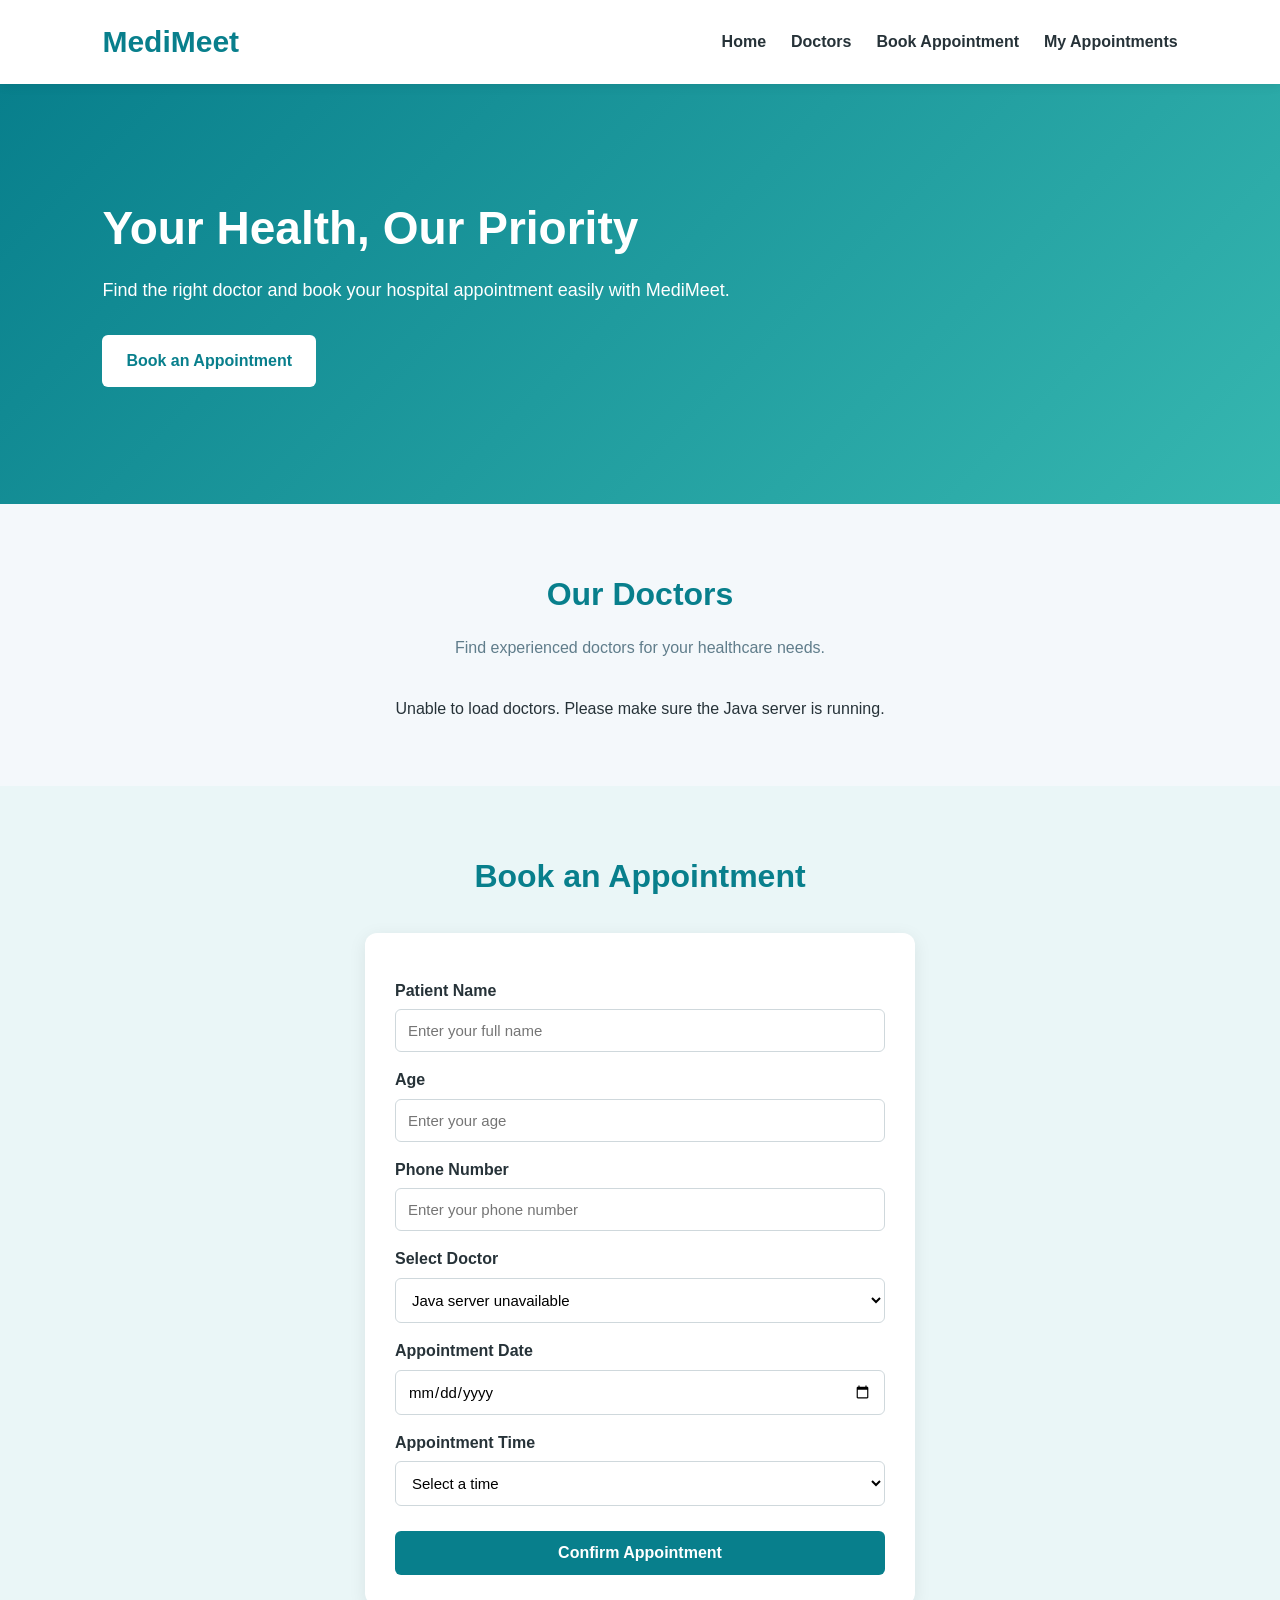
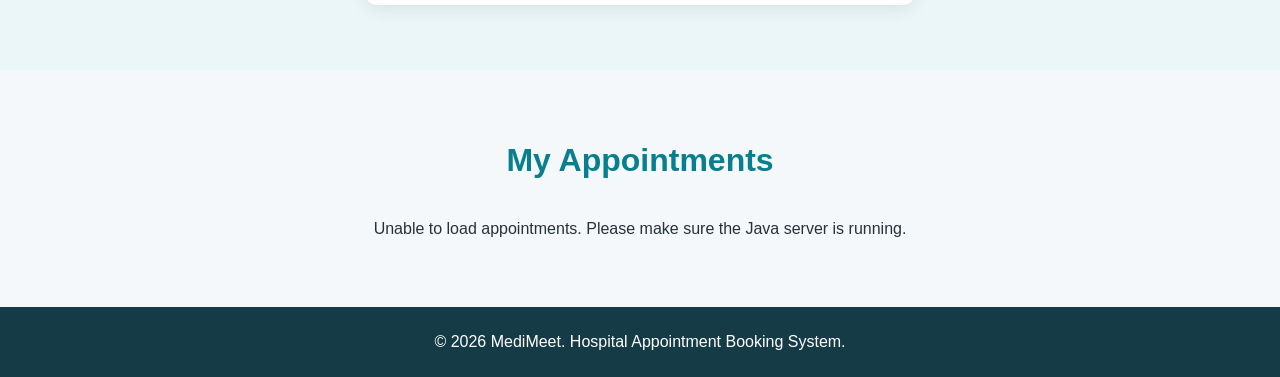
<file: index.html>
<!DOCTYPE html>
<html lang="en">

<head>
    <meta charset="UTF-8">
    <meta name="viewport" content="width=device-width, initial-scale=1.0">

    <title>MediMeet - Hospital Appointment Booking</title>

    <link rel="stylesheet" href="style.css">
</head>

<body>

    <!-- Navigation Bar -->
    <header>
        <nav class="navbar">

            <h1 class="logo">MediMeet</h1>

            <ul class="nav-links">
                <li><a href="#home">Home</a></li>
                <li><a href="#doctors">Doctors</a></li>
                <li><a href="#appointment">Book Appointment</a></li>
                <li><a href="#appointments">My Appointments</a></li>
            </ul>

        </nav>
    </header>


    <!-- Home Section -->
    <section id="home" class="hero">

        <div class="hero-content">

            <h2>Your Health, Our Priority</h2>

            <p>
                Find the right doctor and book your hospital
                appointment easily with MediMeet.
            </p>

            <a href="#appointment" class="btn">
                Book an Appointment
            </a>

        </div>

    </section>


    <!-- Doctors Section -->
    <section id="doctors" class="section">

        <h2>Our Doctors</h2>

        <p>
            Find experienced doctors for your healthcare needs.
        </p>

        <div id="doctor-list" class="doctor-container">

            <!-- Doctor cards will be added using JavaScript -->

        </div>

    </section>


    <!-- Appointment Booking Section -->
    <section id="appointment" class="section">

        <h2>Book an Appointment</h2>

        <form id="appointment-form">

            <label for="patient-name">Patient Name</label>
            <input
                type="text"
                id="patient-name"
                placeholder="Enter your full name"
                required
            >

            <label for="patient-age">Age</label>
            <input
                type="number"
                id="patient-age"
                min="1"
                max="120"
                placeholder="Enter your age"
                required
            >

            <label for="patient-phone">Phone Number</label>
            <input
                type="tel"
                id="patient-phone"
                placeholder="Enter your phone number"
                required
            >

            <label for="doctor-select">Select Doctor</label>
            <select id="doctor-select" required>

                <option value="">Choose a doctor</option>

            </select>

            <label for="appointment-date">Appointment Date</label>
            <input
                type="date"
                id="appointment-date"
                required
            >

            <label for="appointment-time">Appointment Time</label>
            <select id="appointment-time" required>

                <option value="">Select a time</option>
                <option value="10:00 AM">10:00 AM</option>
                <option value="11:00 AM">11:00 AM</option>
                <option value="12:00 PM">12:00 PM</option>
                <option value="02:00 PM">02:00 PM</option>
                <option value="03:00 PM">03:00 PM</option>
                <option value="04:00 PM">04:00 PM</option>

            </select>

            <button type="submit" class="btn">
                Confirm Appointment
            </button>

        </form>

    </section>


    <!-- My Appointments Section -->
    <section id="appointments" class="section">

        <h2>My Appointments</h2>

        <div id="appointment-list">

            <p>No appointments to display yet.</p>

        </div>

    </section>


    <!-- Footer -->
    <footer>

        <p>
            &copy; 2026 MediMeet.
            Hospital Appointment Booking System.
        </p>

    </footer>


    <!-- JavaScript -->
    <script src="script.js"></script>

</body>

</html>
</file>
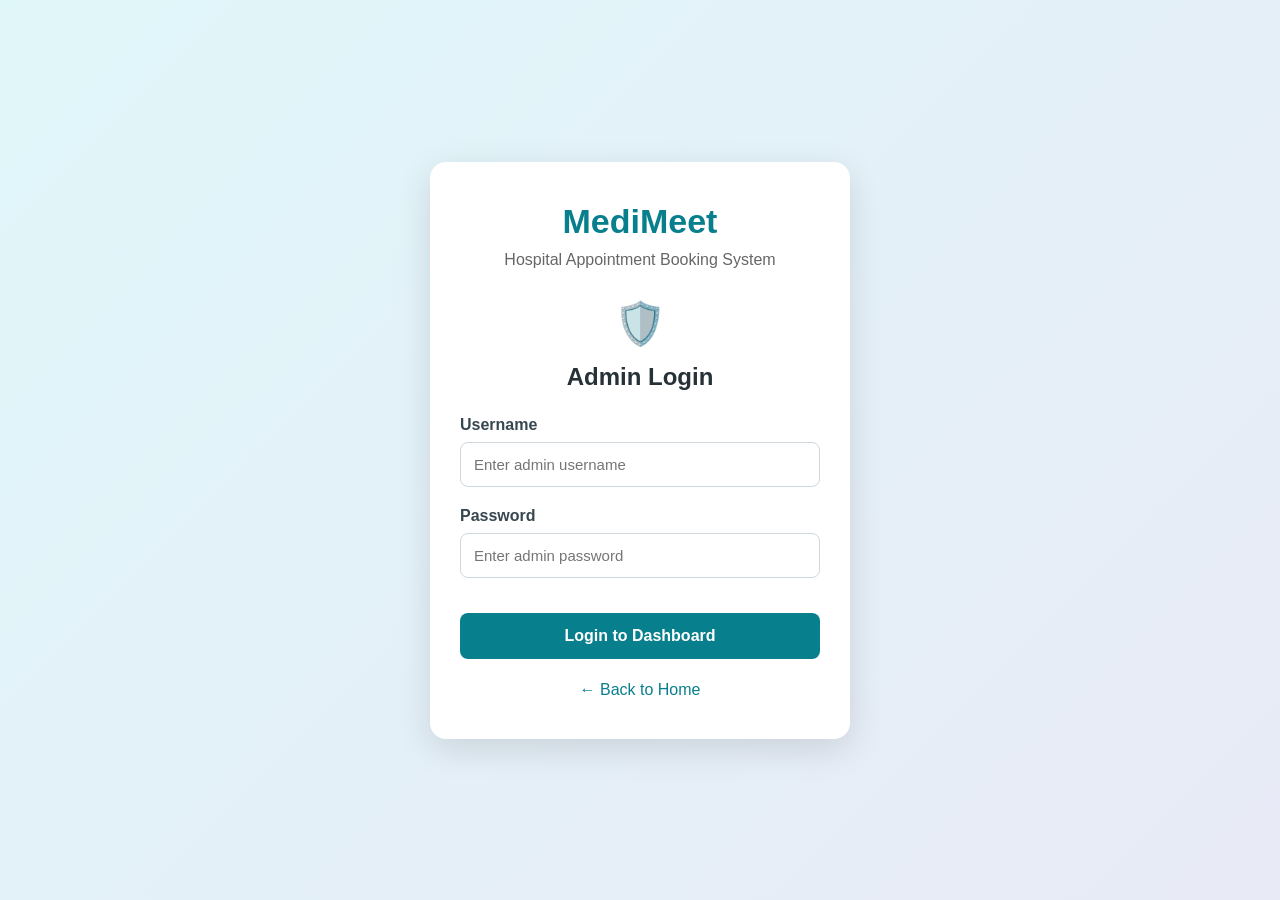
<file: admin-dashboard.html>
<!DOCTYPE html>
<html lang="en">
<head>
    <meta charset="UTF-8">
    <meta name="viewport" content="width=device-width, initial-scale=1.0">
    <title>MediMeet | Admin Dashboard</title>

    <style>
        * {
            margin: 0;
            padding: 0;
            box-sizing: border-box;
            font-family: Arial, sans-serif;
        }

        body {
            background: #f3f7fb;
            color: #243247;
        }

        header {
            background: #087f8c;
            color: white;
            padding: 20px 6%;
            display: flex;
            justify-content: space-between;
            align-items: center;
            flex-wrap: wrap;
            gap: 15px;
        }

        header h1 {
            font-size: 26px;
        }

        header p {
            margin-top: 5px;
            font-size: 14px;
        }

        .header-buttons {
            display: flex;
            gap: 10px;
            flex-wrap: wrap;
        }

        button {
            cursor: pointer;
            border: none;
            border-radius: 6px;
            padding: 10px 15px;
            font-size: 14px;
        }

        button:disabled {
            cursor: not-allowed;
            opacity: 0.5;
        }

        .home-btn {
            background: white;
            color: #087f8c;
        }

        .logout-btn {
            background: #e74c3c;
            color: white;
        }

        .container {
            width: 90%;
            max-width: 1200px;
            margin: 30px auto;
        }

        .welcome {
            margin-bottom: 25px;
        }

        .welcome h2 {
            margin-bottom: 8px;
        }

        .welcome p {
            color: #64748b;
        }

        .stats {
            display: grid;
            grid-template-columns: repeat(3, minmax(0, 1fr));
            gap: 20px;
            margin-bottom: 30px;
        }

        .stat-card {
            background: white;
            padding: 25px;
            border-radius: 12px;
            box-shadow: 0 3px 12px #0000000d;
            border-left: 5px solid #087f8c;
        }

        .stat-card h3 {
            font-size: 15px;
            color: #64748b;
            margin-bottom: 15px;
        }

        .stat-card p {
            font-size: 30px;
            font-weight: bold;
            color: #087f8c;
        }

        .panel {
            background: white;
            border-radius: 12px;
            padding: 25px;
            margin-bottom: 30px;
            box-shadow: 0 3px 12px #0000000d;
        }

        .panel-header {
            display: flex;
            justify-content: space-between;
            align-items: center;
            gap: 15px;
            flex-wrap: wrap;
            margin-bottom: 20px;
        }

        .panel-header h2 {
            font-size: 22px;
        }

        .search-area {
            display: flex;
            gap: 10px;
            flex-wrap: wrap;
        }

        input {
            padding: 11px;
            border: 1px solid #cbd5e1;
            border-radius: 6px;
            min-width: 200px;
            width: 100%;
            outline: none;
        }

        input:focus {
            border-color: #087f8c;
        }

        .refresh-btn,
        .save-btn {
            background: #087f8c;
            color: white;
        }

        .edit-btn {
            background: #dbeafe;
            color: #1d4ed8;
            margin-right: 5px;
        }

        .delete-btn,
        .cancel-btn {
            background: #fee2e2;
            color: #b91c1c;
        }

        .secondary-btn {
            background: #e2e8f0;
            color: #334155;
        }

        .table-wrapper {
            width: 100%;
            overflow-x: auto;
        }

        table {
            width: 100%;
            border-collapse: collapse;
            min-width: 750px;
        }

        th, td {
            padding: 15px 12px;
            text-align: left;
            border-bottom: 1px solid #e2e8f0;
        }

        th {
            background: #eef7f8;
            color: #087f8c;
            font-size: 13px;
        }

        td {
            font-size: 14px;
        }

        .status {
            color: #15803d;
            background: #dcfce7;
            padding: 6px 9px;
            border-radius: 20px;
            font-size: 12px;
            white-space: nowrap;
        }

        .cancelled-status {
            color: #b91c1c;
            background: #fee2e2;
        }

        .message {
            padding: 20px;
            text-align: center;
            color: #64748b;
        }

        .error {
            color: #b91c1c;
        }

        .doctor-form {
            display: grid;
            grid-template-columns: repeat(2, minmax(0, 1fr));
            gap: 16px;
            margin-bottom: 25px;
        }

        .form-field label {
            display: block;
            font-size: 14px;
            font-weight: bold;
            margin-bottom: 8px;
        }

        .form-actions {
            grid-column: 1 / -1;
            display: flex;
            gap: 10px;
            flex-wrap: wrap;
        }

        .form-note {
            color: #64748b;
            font-size: 13px;
            margin-top: 10px;
            line-height: 1.5;
        }

        footer {
            text-align: center;
            padding: 25px;
            color: #64748b;
            font-size: 13px;
        }

        @media (max-width: 700px) {
            .stats {
                grid-template-columns: 1fr;
            }

            .doctor-form {
                grid-template-columns: 1fr;
            }

            header {
                padding: 20px;
            }

            .container {
                width: 94%;
            }

            .panel {
                padding: 15px;
            }

            .form-actions {
                grid-column: auto;
            }
        }
    </style>
</head>

<body>

<header>
    <div>
        <h1>🏥 MediMeet Admin</h1>
        <p>Hospital Appointment Management</p>
    </div>

    <div class="header-buttons">
        <button class="home-btn" onclick="goHome()">Patient Website</button>
        <button class="logout-btn" onclick="logout()">Logout</button>
    </div>
</header>

<main class="container">

    <section class="welcome">
        <h2>Welcome, Admin! 👋</h2>
        <p>Manage patient appointments and hospital doctors from one place.</p>
    </section>

    <!-- Appointment statistics -->
    <section class="stats">
        <div class="stat-card">
            <h3>Total Appointments</h3>
            <p id="total-count">0</p>
        </div>

        <div class="stat-card">
            <h3>Today's Appointments</h3>
            <p id="today-count">0</p>
        </div>

        <div class="stat-card">
            <h3>Upcoming Appointments</h3>
            <p id="upcoming-count">0</p>
        </div>
    </section>

    <!-- Doctor Management -->
    <section class="panel">

        <div class="panel-header">
            <h2>👨‍⚕️ Doctor Management</h2>
            <button class="refresh-btn" onclick="loadDoctors()">
                Refresh Doctors
            </button>
        </div>

        <h3 id="doctor-form-title" style="margin-bottom: 18px;">
            Add New Doctor
        </h3>

        <form id="doctor-form" class="doctor-form">

            <div class="form-field">
                <label for="doctor-name">Doctor Name</label>
                <input
                    type="text"
                    id="doctor-name"
                    placeholder="e.g. Dr. Ananya Rao"
                    maxlength="100"
                    required
                >
            </div>

            <div class="form-field">
                <label for="doctor-specialization">Specialization</label>
                <input
                    type="text"
                    id="doctor-specialization"
                    placeholder="e.g. Neurologist"
                    maxlength="100"
                    required
                >
            </div>

            <div class="form-field">
                <label for="doctor-experience">Experience (years)</label>
                <input
                    type="number"
                    id="doctor-experience"
                    min="0"
                    max="100"
                    step="1"
                    placeholder="e.g. 5"
                    required
                >
            </div>

            <div class="form-field">
                <label for="doctor-fee">Consultation Fee (₹)</label>
                <input
                    type="number"
                    id="doctor-fee"
                    min="0"
                    step="0.01"
                    placeholder="e.g. 500"
                    required
                >
            </div>

            <div class="form-actions">
                <button type="submit" class="save-btn" id="doctor-save-btn">
                    Add Doctor
                </button>

                <button
                    type="button"
                    class="secondary-btn"
                    id="doctor-reset-btn"
                    onclick="resetDoctorForm()"
                    hidden
                >
                    Cancel Edit
                </button>
            </div>

        </form>

        <p class="form-note">
            Doctor changes are stored in Java memory in this project.
            Restarting the Java server resets doctor changes.
        </p>

        <div class="panel-header" style="margin-top: 28px;">
            <h3>Registered Doctors</h3>

            <input
                type="text"
                id="doctor-search"
                placeholder="Search doctors..."
                aria-label="Search doctors"
                style="max-width: 300px;"
            >
        </div>

        <div id="doctor-message" class="message">
            Loading doctors...
        </div>

        <div class="table-wrapper">
            <table>
                <thead>
                    <tr>
                        <th>ID</th>
                        <th>Doctor Name</th>
                        <th>Specialization</th>
                        <th>Experience</th>
                        <th>Consultation Fee</th>
                        <th>Actions</th>
                    </tr>
                </thead>

                <tbody id="doctors-table"></tbody>
            </table>
        </div>

    </section>

    <!-- Appointment Management -->
    <section class="panel">

        <div class="panel-header">
            <h2>Patient Appointments</h2>

            <div class="search-area">
                <input
                    type="text"
                    id="search-input"
                    placeholder="Search patient, phone or doctor..."
                    aria-label="Search appointments"
                >

                <button class="refresh-btn" onclick="loadAppointments()">
                    Refresh
                </button>
            </div>
        </div>

        <div id="message" class="message">
            Loading appointments...
        </div>

        <div class="table-wrapper">
            <table>
                <thead>
                    <tr>
                        <th>Patient</th>
                        <th>Phone</th>
                        <th>Doctor</th>
                        <th>Date</th>
                        <th>Time</th>
                        <th>Fee</th>
                        <th>Status</th>
                        <th>Action</th>
                    </tr>
                </thead>

                <tbody id="appointments-table"></tbody>
            </table>
        </div>

    </section>

</main>

<footer>
    &copy; 2026 MediMeet Hospital Appointment System
</footer>

<script>
    // Demo login protection.
    // This is not secure authentication for a public website.
    if (sessionStorage.getItem("medimeetAdminLoggedIn") !== "true") {
        window.location.replace("admin-login.html");
    }

    // FIXED: Your Java backend runs on port 8081, not 8080.
    const API_BASE = "http://localhost:8081/api";

    const APPOINTMENTS_API = `${API_BASE}/appointments`;
    const DOCTORS_API = `${API_BASE}/doctors`;

    let appointments = [];
    let doctors = [];
    let editingDoctorId = null;

    function logout() {
        sessionStorage.removeItem("medimeetAdminLoggedIn");
        window.location.href = "admin-login.html";
    }

    function goHome() {
        window.location.href = "index.html";
    }

    function getValue(object, possibleKeys) {
        for (const key of possibleKeys) {
            if (object[key] !== undefined && object[key] !== null) {
                return object[key];
            }
        }

        return "";
    }

    function safeText(value) {
        const element = document.createElement("span");
        element.textContent = String(value ?? "");
        return element.innerHTML;
    }

    function showError(messageElement, message) {
        messageElement.textContent = message;
        messageElement.classList.add("error");
        messageElement.style.display = "block";
    }

    // ---------------- DOCTOR MANAGEMENT ----------------

    async function loadDoctors() {
        const message = document.getElementById("doctor-message");

        message.textContent = "Loading doctors...";
        message.classList.remove("error");
        message.style.display = "block";

        try {
            const response = await fetch(DOCTORS_API);

            if (!response.ok) {
                throw new Error("Server returned HTTP " + response.status);
            }

            const data = await response.json();

            doctors = Array.isArray(data)
                ? data
                : (data.doctors || []);

            renderDoctors();

        } catch (error) {
            showError(
                message,
                "Could not load doctors. Check that MediMeetServer is running on port 8081."
            );

            console.error("Doctor loading error:", error);
        }
    }

    function renderDoctors() {
        const tbody = document.getElementById("doctors-table");
        const message = document.getElementById("doctor-message");

        const search = document.getElementById("doctor-search")
            .value.trim().toLowerCase();

        tbody.innerHTML = "";

        const filteredDoctors = doctors.filter(doctor => {
            const name = getValue(doctor, ["name", "doctorName"]);

            const specialization = getValue(
                doctor,
                ["specialization", "speciality"]
            );

            return String(name).toLowerCase().includes(search) ||
                String(specialization).toLowerCase().includes(search);
        });

        if (doctors.length === 0) {
            message.textContent =
                "No doctors found. Add your first doctor using the form above.";

            message.classList.remove("error");
            message.style.display = "block";
            return;
        }

        if (filteredDoctors.length === 0) {
            message.textContent = "No matching doctors found.";
            message.classList.remove("error");
            message.style.display = "block";
            return;
        }

        message.style.display = "none";

        filteredDoctors.forEach(doctor => {
            const id = getValue(doctor, ["id", "doctorId"]);
            const name = getValue(doctor, ["name", "doctorName"]);

            const specialization = getValue(
                doctor,
                ["specialization", "speciality"]
            );

            const experience = getValue(doctor, ["experience"]);

            const fee = getValue(
                doctor,
                ["consultationFee", "consultation_fee", "fee"]
            );

            const row = document.createElement("tr");

            row.innerHTML = `
                <td>${safeText(id)}</td>
                <td>${safeText(name)}</td>
                <td>${safeText(specialization)}</td>
                <td>${safeText(experience)} years</td>
                <td>₹${safeText(fee)}</td>
                <td>
                    <button type="button" class="edit-btn">Edit</button>
                    <button type="button" class="delete-btn">Delete</button>
                </td>
            `;

            row.querySelector(".edit-btn").addEventListener("click", () => {
                editDoctor(doctor);
            });

            row.querySelector(".delete-btn").addEventListener("click", () => {
                deleteDoctor(id, name);
            });

            tbody.appendChild(row);
        });
    }

    document.getElementById("doctor-form").addEventListener(
        "submit",
        async function(event) {
            event.preventDefault();

            const name = document.getElementById("doctor-name")
                .value.trim();

            const specialization = document.getElementById(
                "doctor-specialization"
            ).value.trim();

            const experience = Number(
                document.getElementById("doctor-experience").value
            );

            const consultationFee = Number(
                document.getElementById("doctor-fee").value
            );

            if (!name || !specialization) {
                alert("Please enter the doctor's name and specialization.");
                return;
            }

            if (
                !Number.isInteger(experience) ||
                experience < 0 ||
                experience > 100
            ) {
                alert("Experience must be a whole number between 0 and 100.");
                return;
            }

            if (
                !Number.isFinite(consultationFee) ||
                consultationFee < 0
            ) {
                alert("Please enter a valid consultation fee.");
                return;
            }

            const doctorData = {
                name: name,
                specialization: specialization,
                experience: experience,
                consultationFee: consultationFee
            };

            const isEditing = editingDoctorId !== null;

            const url = isEditing
                ? DOCTORS_API + "?id=" +
                    encodeURIComponent(editingDoctorId)
                : DOCTORS_API;

            const saveButton = document.getElementById("doctor-save-btn");

            saveButton.disabled = true;
            saveButton.textContent = isEditing ? "Saving..." : "Adding...";

            try {
                const response = await fetch(url, {
                    method: isEditing ? "PUT" : "POST",

                    headers: {
                        "Content-Type": "application/json"
                    },

                    body: JSON.stringify(doctorData)
                });

                if (!response.ok) {
                    const errorText = await response.text();

                    throw new Error(
                        errorText || "Server returned HTTP " + response.status
                    );
                }

                alert(
                    isEditing
                        ? "Doctor details updated successfully!"
                        : "Doctor added successfully!"
                );

                resetDoctorForm();

                await loadDoctors();
                await loadAppointments();

            } catch (error) {
                alert(
                    "Could not save the doctor. Check the Java server and its terminal for errors."
                );

                console.error("Doctor save error:", error);

            } finally {
                saveButton.disabled = false;

                saveButton.textContent =
                    editingDoctorId !== null
                        ? "Update Doctor"
                        : "Add Doctor";
            }
        }
    );

    function editDoctor(doctor) {
        editingDoctorId = getValue(doctor, ["id", "doctorId"]);

        document.getElementById("doctor-name").value =
            getValue(doctor, ["name", "doctorName"]);

        document.getElementById("doctor-specialization").value =
            getValue(doctor, ["specialization", "speciality"]);

        document.getElementById("doctor-experience").value =
            getValue(doctor, ["experience"]);

        document.getElementById("doctor-fee").value =
            getValue(doctor, ["consultationFee", "consultation_fee", "fee"]);

        document.getElementById("doctor-form-title").textContent =
            "Edit Doctor (ID: " + editingDoctorId + ")";

        document.getElementById("doctor-save-btn").textContent =
            "Update Doctor";

        document.getElementById("doctor-reset-btn").hidden = false;

        document.getElementById("doctor-name").focus();

        window.scrollTo({
            top: 0,
            behavior: "smooth"
        });
    }

    function resetDoctorForm() {
        editingDoctorId = null;

        document.getElementById("doctor-form").reset();

        document.getElementById("doctor-form-title").textContent =
            "Add New Doctor";

        document.getElementById("doctor-save-btn").textContent =
            "Add Doctor";

        document.getElementById("doctor-reset-btn").hidden = true;
    }

    async function deleteDoctor(id, name) {
        if (id === "" || id === null || id === undefined) {
            alert("This doctor has no valid ID.");
            return;
        }

        const confirmed = confirm(
            "Delete " + name +
            "?\n\nIf this doctor has existing appointments, the server may refuse deletion."
        );

        if (!confirmed) {
            return;
        }

        try {
            const response = await fetch(
                DOCTORS_API + "?id=" + encodeURIComponent(id),
                {
                    method: "DELETE"
                }
            );

            if (!response.ok) {
                const errorText = await response.text();

                if (response.status === 409) {
                    alert(
                        "This doctor cannot be deleted because appointments are linked to them."
                    );
                    return;
                }

                throw new Error(
                    errorText || "Server returned HTTP " + response.status
                );
            }

            if (String(editingDoctorId) === String(id)) {
                resetDoctorForm();
            }

            alert("Doctor deleted successfully.");

            await loadDoctors();

        } catch (error) {
            alert(
                "Could not delete the doctor. Check the Java server and try again."
            );

            console.error("Doctor deletion error:", error);
        }
    }

    document.getElementById("doctor-search").addEventListener(
        "input",
        renderDoctors
    );

    // ---------------- APPOINTMENT MANAGEMENT ----------------

    function getAppointmentDate(appointment) {
        return String(
            getValue(appointment, ["date", "appointmentDate", "appointment_date"])
        ).slice(0, 10);
    }

    function getAppointmentTime(appointment) {
        return getValue(
            appointment,
            ["time", "appointmentTime", "appointment_time"]
        );
    }

    function getAppointmentId(appointment) {
        return getValue(appointment, ["id", "appointmentId"]);
    }

    function updateStatistics() {
        const now = new Date();

        const todayString =
            now.getFullYear() + "-" +
            String(now.getMonth() + 1).padStart(2, "0") + "-" +
            String(now.getDate()).padStart(2, "0");

        const todayAppointments = appointments.filter(appointment =>
            getAppointmentDate(appointment) === todayString
        );

        const upcomingAppointments = appointments.filter(appointment => {
            const date = getAppointmentDate(appointment);
            const time = String(getAppointmentTime(appointment));

            if (!date || !time) {
                return false;
            }

            const appointmentDateTime = new Date(date + "T" + time);

            return !Number.isNaN(appointmentDateTime.getTime()) &&
                appointmentDateTime >= now;
        });

        document.getElementById("total-count").textContent =
            appointments.length;

        document.getElementById("today-count").textContent =
            todayAppointments.length;

        document.getElementById("upcoming-count").textContent =
            upcomingAppointments.length;
    }

    function renderAppointments() {
        const tbody = document.getElementById("appointments-table");
        const message = document.getElementById("message");

        const search = document.getElementById("search-input")
            .value.trim().toLowerCase();

        tbody.innerHTML = "";

        const filteredAppointments = appointments.filter(appointment => {
            const patient = getValue(
                appointment,
                ["patientName", "patient_name", "name"]
            );

            const phone = getValue(
                appointment,
                ["phone", "patientPhone", "patient_phone", "mobile"]
            );

            const doctor = getValue(
                appointment,
                ["doctorName", "doctor_name", "doctor"]
            );

            return String(patient).toLowerCase().includes(search) ||
                String(phone).toLowerCase().includes(search) ||
                String(doctor).toLowerCase().includes(search);
        });

        if (appointments.length === 0) {
            message.textContent = "No appointments have been booked yet.";
            message.classList.remove("error");
            message.style.display = "block";
            return;
        }

        if (filteredAppointments.length === 0) {
            message.textContent = "No matching appointments found.";
            message.classList.remove("error");
            message.style.display = "block";
            return;
        }

        message.style.display = "none";

        filteredAppointments.forEach(appointment => {
            const row = document.createElement("tr");

            const patient = getValue(
                appointment,
                ["patientName", "patient_name", "name"]
            );

            const phone = getValue(
                appointment,
                ["phone", "patientPhone", "patient_phone", "mobile"]
            );

            const doctor = getValue(
                appointment,
                ["doctorName", "doctor_name", "doctor"]
            );

            const date = getAppointmentDate(appointment);
            const time = getAppointmentTime(appointment);

            const fee = getValue(
                appointment,
                ["fee", "consultationFee", "consultation_fee"]
            );

            const status = getValue(appointment, ["status"]) || "Booked";
            const id = getAppointmentId(appointment);

            const isCancelled =
                String(status).toLowerCase() === "cancelled";

            row.innerHTML = `
                <td>${safeText(patient || "—")}</td>
                <td>${safeText(phone || "—")}</td>
                <td>${safeText(doctor || "—")}</td>
                <td>${safeText(date || "—")}</td>
                <td>${safeText(time || "—")}</td>
                <td>${fee !== "" ? "₹" + safeText(fee) : "—"}</td>
                <td>
                    <span class="status ${isCancelled ? "cancelled-status" : ""}">
                        ${safeText(status)}
                    </span>
                </td>
                <td>
                    <button
                        type="button"
                        class="cancel-btn"
                        ${id === "" || isCancelled ? "disabled" : ""}
                    >
                        ${isCancelled ? "Cancelled" : "Cancel"}
                    </button>
                </td>
            `;

            row.querySelector(".cancel-btn").addEventListener(
                "click",
                () => cancelAppointment(id)
            );

            tbody.appendChild(row);
        });
    }

    async function loadAppointments() {
        const message = document.getElementById("message");

        message.textContent = "Loading appointments...";
        message.style.display = "block";
        message.classList.remove("error");

        try {
            const response = await fetch(APPOINTMENTS_API);

            if (!response.ok) {
                throw new Error("Server returned HTTP " + response.status);
            }

            const data = await response.json();

            appointments = Array.isArray(data)
                ? data
                : (data.appointments || []);

            updateStatistics();
            renderAppointments();

        } catch (error) {
            showError(
                message,
                "Could not connect to the Java backend. Check that MediMeetServer is running on port 8081."
            );

            console.error("Appointment loading error:", error);
        }
    }

    async function cancelAppointment(id) {
        if (id === "" || id === null || id === undefined) {
            alert("This appointment has no valid ID.");
            return;
        }

        const confirmed = confirm(
            "Are you sure you want to cancel this appointment?"
        );

        if (!confirmed) {
            return;
        }

        try {
            const response = await fetch(
                APPOINTMENTS_API + "?id=" + encodeURIComponent(id),
                {
                    method: "DELETE"
                }
            );

            if (!response.ok) {
                const errorText = await response.text();

                throw new Error(
                    errorText || "Cancellation failed. HTTP " + response.status
                );
            }

            alert("Appointment cancelled successfully.");

            await loadAppointments();

        } catch (error) {
            alert(
                "Could not cancel the appointment. Check the Java server terminal."
            );

            console.error("Cancellation error:", error);
        }
    }

    document.getElementById("search-input").addEventListener(
        "input",
        renderAppointments
    );

    // Load doctors and appointments when the dashboard opens.
    loadDoctors();
    loadAppointments();
</script>

</body>
</html>
</file>
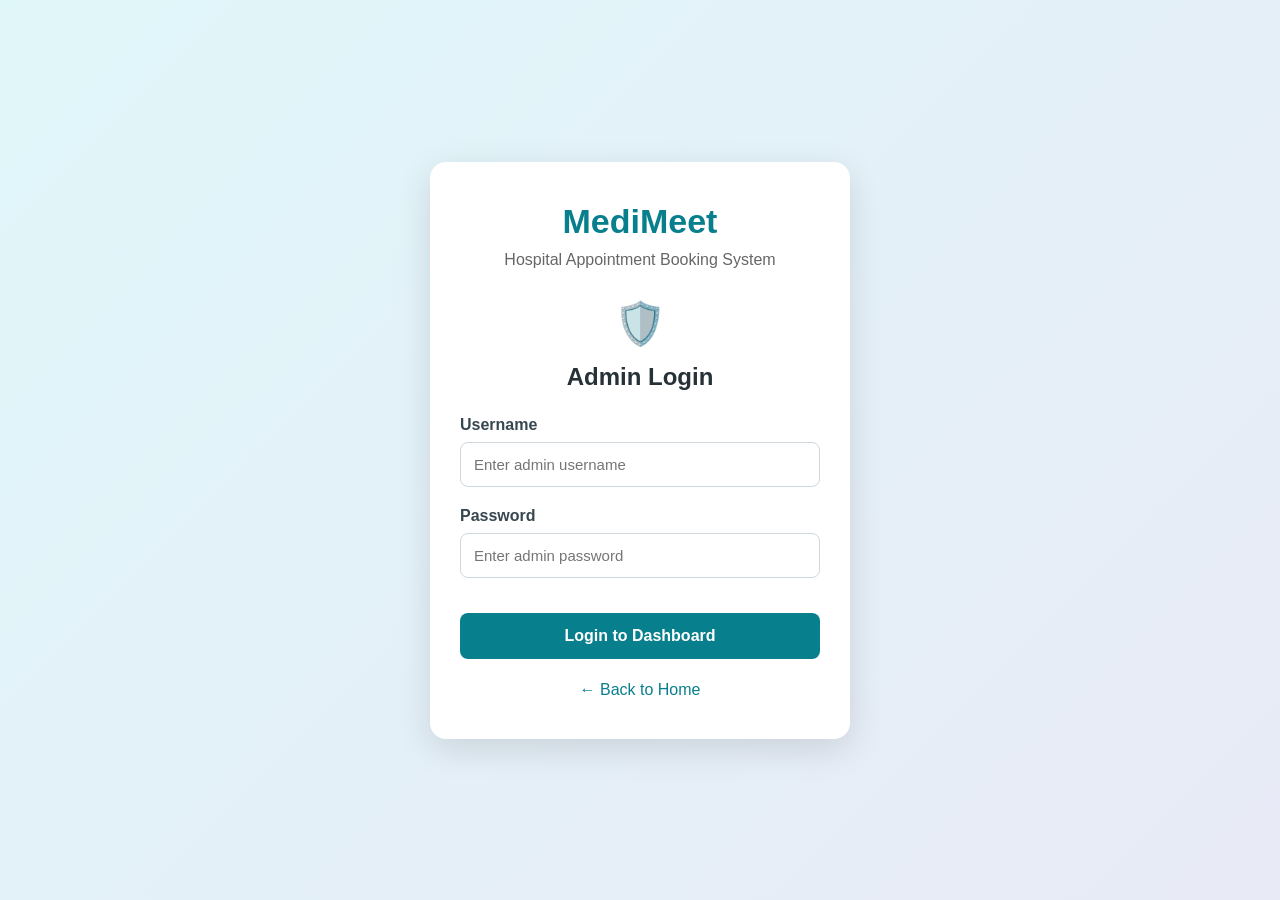
<file: admin-login.html>
<!DOCTYPE html>
<html lang="en">
<head>
    <meta charset="UTF-8">
    <meta name="viewport" content="width=device-width, initial-scale=1.0">

    <title>MediMeet | Admin Login</title>

    <style>
        * {
            margin: 0;
            padding: 0;
            box-sizing: border-box;
            font-family: Arial, sans-serif;
        }

        body {
            min-height: 100vh;
            display: flex;
            justify-content: center;
            align-items: center;
            background: linear-gradient(135deg, #e0f7fa, #e8eaf6);
            padding: 20px;
        }

        .login-container {
            width: 100%;
            max-width: 420px;
            background: white;
            padding: 40px 30px;
            border-radius: 16px;
            box-shadow: 0 10px 35px rgba(0, 0, 0, 0.12);
        }

        .logo {
            text-align: center;
            font-size: 34px;
            font-weight: bold;
            color: #087f8c;
            margin-bottom: 10px;
        }

        .subtitle {
            text-align: center;
            color: #666;
            margin-bottom: 30px;
        }

        h2 {
            text-align: center;
            margin-bottom: 25px;
            color: #263238;
        }

        label {
            display: block;
            margin-bottom: 8px;
            font-weight: bold;
            color: #37474f;
        }

        input {
            width: 100%;
            padding: 13px;
            margin-bottom: 20px;
            border: 1px solid #cfd8dc;
            border-radius: 8px;
            font-size: 15px;
            outline: none;
        }

        input:focus {
            border-color: #087f8c;
            box-shadow: 0 0 0 2px rgba(8, 127, 140, 0.12);
        }

        button {
            width: 100%;
            padding: 14px;
            border: none;
            border-radius: 8px;
            background: #087f8c;
            color: white;
            font-size: 16px;
            font-weight: bold;
            cursor: pointer;
        }

        button:hover {
            background: #066570;
        }

        .error {
            color: #d32f2f;
            text-align: center;
            margin-bottom: 15px;
            font-size: 14px;
        }

        .back-link {
            display: block;
            text-align: center;
            margin-top: 22px;
            color: #087f8c;
            text-decoration: none;
        }

        .admin-icon {
            text-align: center;
            font-size: 42px;
            margin-bottom: 15px;
        }
    </style>
</head>

<body>

    <div class="login-container">

        <div class="logo">MediMeet</div>

        <p class="subtitle">
            Hospital Appointment Booking System
        </p>

        <div class="admin-icon">🛡️</div>

        <h2>Admin Login</h2>

        <form id="login-form">

            <label for="username">Username</label>

            <input
                type="text"
                id="username"
                placeholder="Enter admin username"
                autocomplete="username"
                required
            >

            <label for="password">Password</label>

            <input
                type="password"
                id="password"
                placeholder="Enter admin password"
                autocomplete="current-password"
                required
            >

            <p class="error" id="error-message"></p>

            <button type="submit">Login to Dashboard</button>

        </form>

        <a href="index.html" class="back-link">
            ← Back to Home
        </a>

    </div>

    <script>
        document.getElementById("login-form").addEventListener(
            "submit",
            function (event) {

                event.preventDefault();

                const username =
                    document.getElementById("username").value.trim();

                const password =
                    document.getElementById("password").value;

                const errorMessage =
                    document.getElementById("error-message");

                if (username === "admin" && password === "admin123") {

                    sessionStorage.setItem("medimeetAdminLoggedIn", "true");

                    window.location.href = "admin-dashboard.html";

                } else {

                    errorMessage.textContent =
                        "Invalid username or password.";

                }
            }
        );
    </script>

</body>
</html>
</file>
<file: style.css>
/* General Styling */
* {
    margin: 0;
    padding: 0;
    box-sizing: border-box;
    font-family: Arial, sans-serif;
    scroll-behavior: smooth;
}

body {
    background-color: #f4f8fb;
    color: #263238;
    line-height: 1.6;
}

/* Navigation Bar */
header {
    background-color: #ffffff;
    padding: 18px 8%;
    box-shadow: 0 2px 10px rgba(0, 0, 0, 0.08);
    position: sticky;
    top: 0;
    z-index: 100;
}

.navbar {
    display: flex;
    justify-content: space-between;
    align-items: center;
    flex-wrap: wrap;
    gap: 15px;
}

.logo {
    color: #087f8c;
    font-size: 30px;
    font-weight: bold;
}

.nav-links {
    display: flex;
    list-style: none;
    gap: 25px;
    flex-wrap: wrap;
}

.nav-links a {
    text-decoration: none;
    color: #263238;
    font-weight: bold;
    transition: color 0.3s;
}

.nav-links a:hover {
    color: #087f8c;
}

/* Home Section */
.hero {
    min-height: 420px;
    display: flex;
    align-items: center;
    padding: 60px 8%;
    background: linear-gradient(135deg, #087f8c, #36b7b0);
    color: white;
}

.hero-content {
    max-width: 650px;
}

.hero h2 {
    font-size: 46px;
    margin-bottom: 20px;
    line-height: 1.2;
}

.hero p {
    font-size: 18px;
    margin-bottom: 30px;
}

/* Buttons */
.btn {
    display: inline-block;
    background-color: #ffffff;
    color: #087f8c;
    padding: 13px 24px;
    border: none;
    border-radius: 6px;
    text-decoration: none;
    font-size: 16px;
    font-weight: bold;
    cursor: pointer;
    transition: 0.3s;
}

.btn:hover {
    background-color: #e0f7f7;
    transform: translateY(-2px);
}

/* General Sections */
.section {
    padding: 65px 8%;
    text-align: center;
}

.section h2 {
    color: #087f8c;
    font-size: 32px;
    margin-bottom: 15px;
}

.section > p {
    margin-bottom: 30px;
    color: #607d8b;
}

/* Doctors Section */
.doctor-container {
    display: grid;
    grid-template-columns: repeat(auto-fit, minmax(220px, 1fr));
    gap: 25px;
    margin-top: 35px;
}

.doctor-card {
    background-color: white;
    padding: 25px;
    border-radius: 12px;
    box-shadow: 0 4px 15px rgba(0, 0, 0, 0.07);
    transition: transform 0.3s;
}

.doctor-card:hover {
    transform: translateY(-5px);
}

.doctor-card h3 {
    color: #087f8c;
    margin-bottom: 10px;
}

.doctor-card p {
    color: #607d8b;
    margin: 5px 0;
}

/* Appointment Form */
#appointment {
    background-color: #eaf6f7;
}

#appointment-form {
    max-width: 550px;
    margin: 30px auto 0;
    background-color: white;
    padding: 30px;
    border-radius: 12px;
    box-shadow: 0 4px 18px rgba(0, 0, 0, 0.08);
    text-align: left;
}

#appointment-form label {
    display: block;
    margin-top: 15px;
    margin-bottom: 6px;
    font-weight: bold;
}

#appointment-form input,
#appointment-form select {
    width: 100%;
    padding: 12px;
    border: 1px solid #cfd8dc;
    border-radius: 6px;
    font-size: 15px;
    background-color: white;
}

#appointment-form input:focus,
#appointment-form select:focus {
    outline: none;
    border-color: #087f8c;
    box-shadow: 0 0 4px rgba(8, 127, 140, 0.25);
}

#appointment-form .btn {
    width: 100%;
    margin-top: 25px;
    background-color: #087f8c;
    color: white;
}

#appointment-form .btn:hover {
    background-color: #066570;
}

/* Appointment List */
#appointment-list {
    max-width: 800px;
    margin: 30px auto 0;
}

.appointment-card {
    background-color: white;
    padding: 20px;
    margin-bottom: 15px;
    border-radius: 10px;
    text-align: left;
    box-shadow: 0 3px 12px rgba(0, 0, 0, 0.06);
}

.appointment-card h3 {
    color: #087f8c;
    margin-bottom: 10px;
}

/* Footer */
footer {
    background-color: #153b46;
    color: white;
    padding: 22px;
    text-align: center;
}

/* Mobile Responsive Design */
@media (max-width: 768px) {
    header {
        padding: 15px 5%;
    }

    .navbar {
        flex-direction: column;
    }

    .nav-links {
        justify-content: center;
        gap: 15px;
    }

    .hero {
        padding: 50px 6%;
        min-height: 350px;
    }

    .hero h2 {
        font-size: 34px;
    }

    .section {
        padding: 45px 6%;
    }

    #appointment-form {
        padding: 22px;
    }
}
</file>
